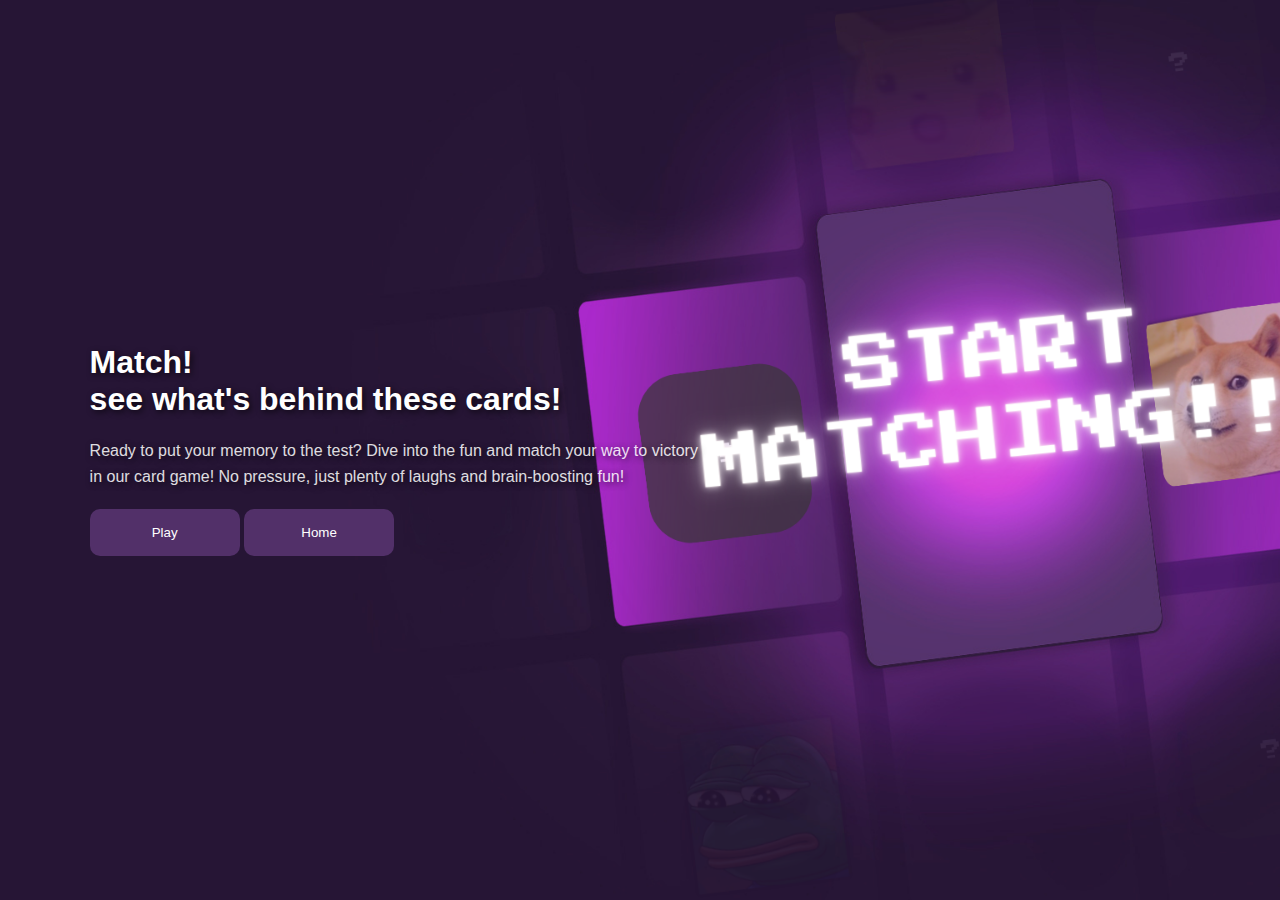
<file: cardshomepage.html>
<!DOCTYPE html>
<html lang="en">
<head>
    <meta charset="UTF-8">
    <meta name="viewport" content="width=device-width, initial-scale=1.0">
    <title>Matching game </title>
    <link rel="stylesheet" href="cardshomepage.css">
</head>
<body>
 <div class="container">
    <div class="content">
        <h1>Match!<br>see what's behind these cards!</h1>
           <P>Ready to put your memory to the test? Dive into
           the fun and match your way to victory in our 
           card game! No pressure, just plenty of laughs
           and brain-boosting fun!</P>
           <a href="diff.html"><button>Play</button></a>
           <a href="homepage.html"><button>Home</button></a>
   </div>
 </div>

    
</body>
</html>
</file>
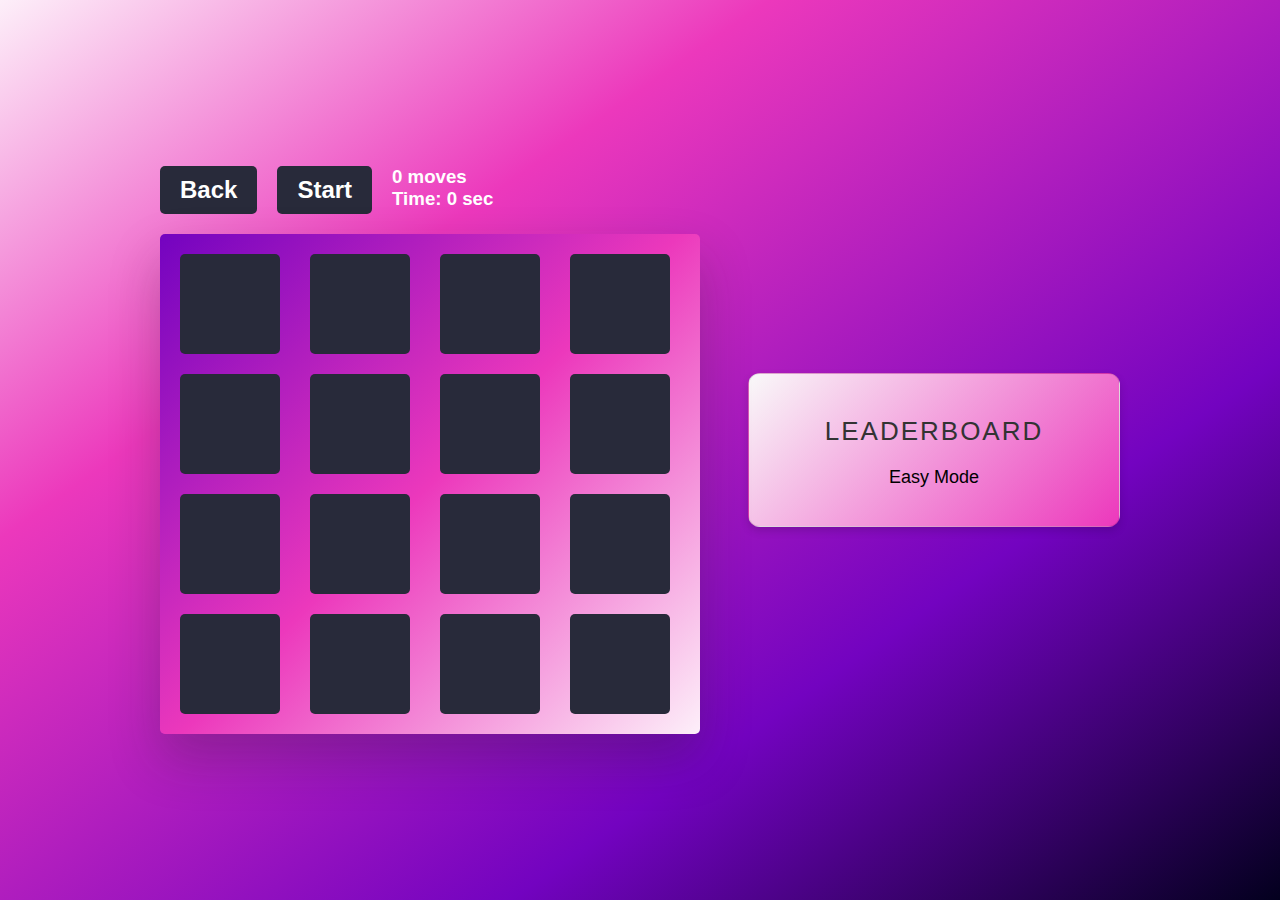
<file: easy.html>
<!DOCTYPE html>
<html lang="en">
<head>
    <meta charset="UTF-8">
    <meta http-equiv="X-UA-Compatible" content="IE=edge">
    <meta name="viewport" content="width=device-width, initial-scale=1.0">
    <title>EASY MODE</title>
    <link rel="icon" type="image/png" href="pics/easy_logo.png">
    <link rel="stylesheet" href="easy.css">
    <link rel="stylesheet" href="https://cdnjs.cloudflare.com/ajax/libs/font-awesome/6.0.0-beta3/css/all.min.css">
    <script src="easy.js" defer></script>
</head>
<body>
    <div class="game">
        <div class="board-container">
            <div class="controls">
                <a href="diff.html"><button>Back</button></a>
                <button id="startBtn">Start</button>
                <div class="stats">
                    <div class="moves">0 moves</div>
                    <div class="timer">Time: 0 sec</div>
                </div>
            </div>
            <div class="board" data-dimension="4"></div>
            <div class="win">
                <div class="win-text">You won!<br /> with <span class="highlight">0</span> moves<br /> under <span class="highlight">0</span> seconds</div>
                <div class="leaderboard-input" style="display: none;">
                    <input type="text" id="player-name" placeholder="Enter your name" />
                    <button id="save-leaderboard">Save to Leaderboard</button>
                </div>
            </div>
        </div>
        <div class="leaderboard-section" style="display: none;">
            <h2>Leaderboard</h2>
            <p>Easy Mode</p>
            <ul id="leaderboard-list"></ul>
        </div>
    </div>
</body>
</html>
</file>
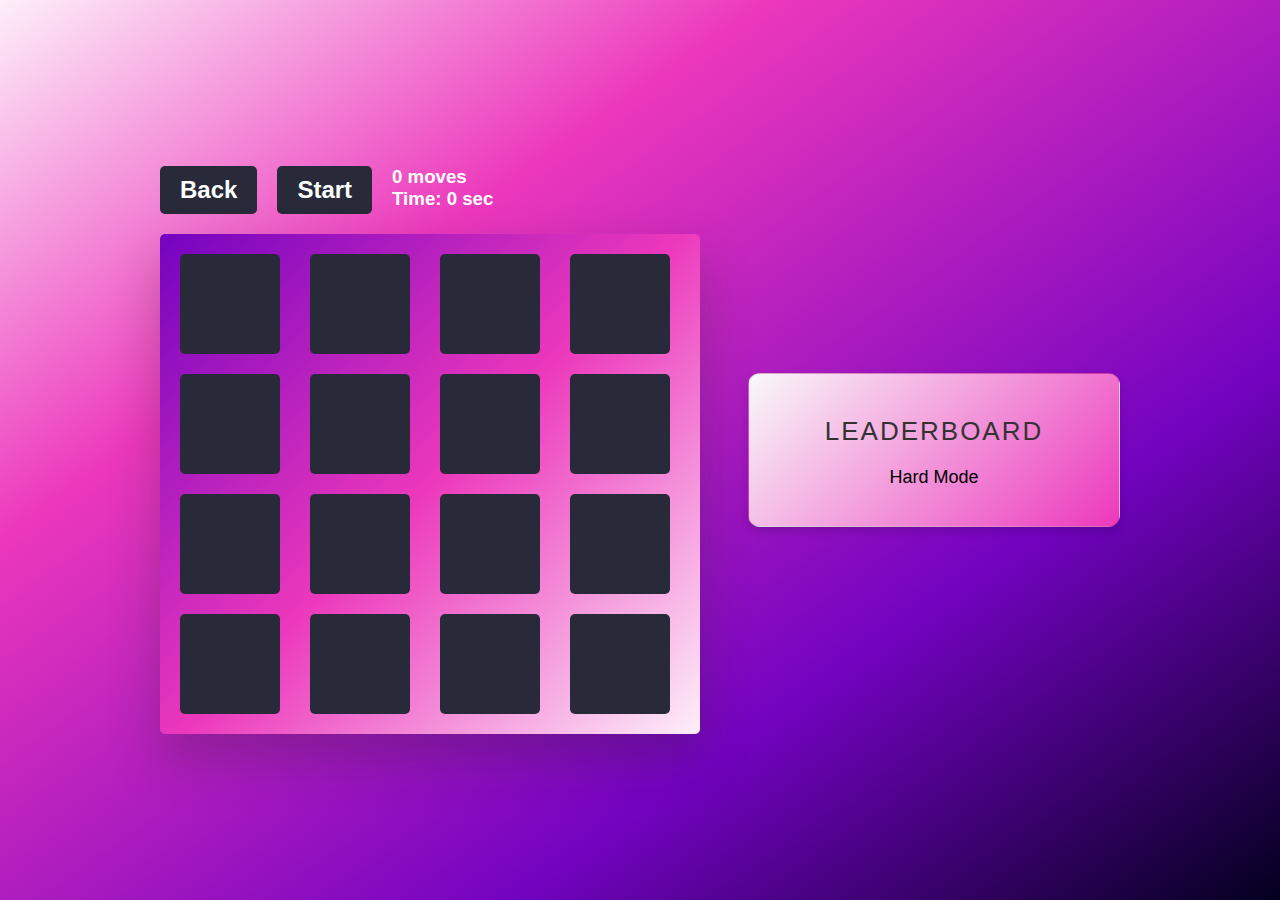
<file: hard.html>
<!DOCTYPE html>
<html lang="en">
<head>
    <meta charset="UTF-8">
    <meta http-equiv="X-UA-Compatible" content="IE=edge">
    <meta name="viewport" content="width=device-width, initial-scale=1.0">
    <title>HARD MODE</title>
    <link rel="icon" type="image/png" href="pics/hard_logo.png">
    <link rel="stylesheet" href="hard.css">
    <link rel="stylesheet" href="https://cdnjs.cloudflare.com/ajax/libs/font-awesome/6.0.0-beta3/css/all.min.css">
    <script src="hard.js" defer></script>
</head>
<body>
    <div class="game">
        <div class="board-container">
            <div class="controls">
                <a href="diff.html"><button>Back</button></a>
                <button id="startBtn">Start</button>
                <div class="stats">
                    <div class="moves">0 moves</div>
                    <div class="timer">Time: 0 sec</div>
                </div>
            </div>
            <div class="board" data-dimension="4"></div>
            <div class="win">
                <div class="win-text">You won!<br /> with <span class="highlight">0</span> moves<br /> under <span class="highlight">0</span> seconds</div>
                <div class="leaderboard-input" style="display: none;">
                    <input type="text" id="player-name" placeholder="Enter your name" />
                    <button id="save-leaderboard">Save to Leaderboard</button>
                </div>
            </div>
        </div>
        <div class="leaderboard-section" style="display: none;">
            <h2>Leaderboard</h2>
            <p>Hard Mode</p>
            <ul id="leaderboard-list"></ul>
        </div>
    </div>
</body>
</html>
</file>
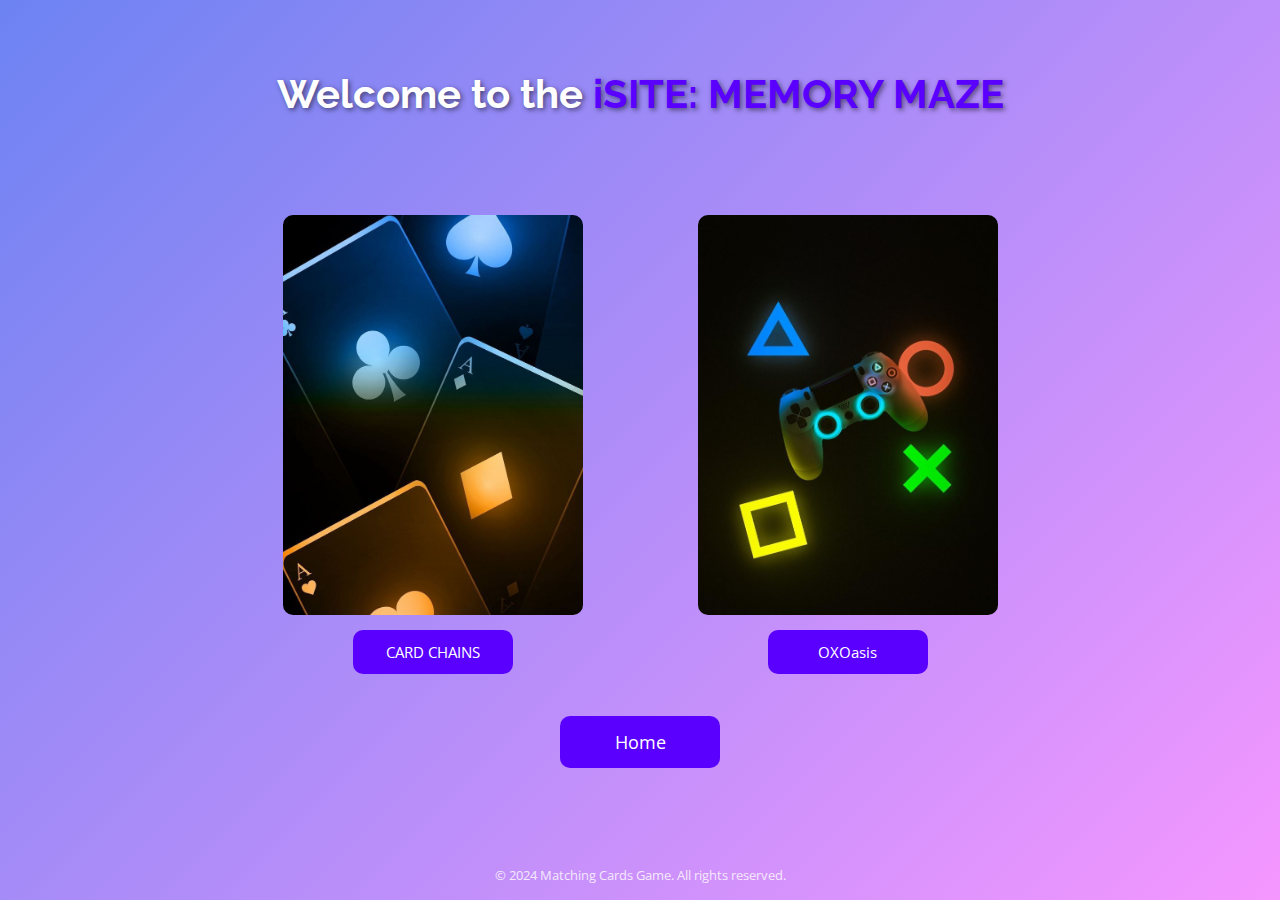
<file: homepage.html>
<!DOCTYPE html>
<html lang="en">
<head>
    <meta charset="UTF-8">
    <meta name="viewport" content="width=device-width, initial-scale=1.0">
    <title>Matching Cards Game</title>
    <link rel="stylesheet" href="homepage.css">
</head>
<body>
    <header>
        <h1>Welcome to the <span class="title">iSITE: MEMORY MAZE</span></h1>
    </header>

    <main>
        <div class="menu-container">
            <div class="image-container">
                <a href="cardshomepage.html"><img src="assets/img/game-1.jpg" alt=""></a>
                <h1 class="image-title">Play Matching Cards</h1>
                <button id="cards" onclick="cards()">CARD CHAINS</button>
            </div>
            <div class="image-container">
                <a href="xoxhomepage.html"><img src="assets/img/game-2.jpg" alt=""></a>
                <h1 class="image-title">Tic-Tac-Toe Game</h1>
                <button id="oxo" onclick="oxo()">OXOasis</button>
            </div>
        </div>
        <div class="backbtn">
            <button onclick="viewLeaderboard()">Home</button>
        </div>
    </main>

    <footer>
        <p>&copy; 2024 Matching Cards Game. All rights reserved.</p>
    </footer>

    <script>
        function cards() {
            window.location.href = 'cardshomepage.html';
        }

        function oxo(){
            window.location.href= 'xoxhomepage.html';
        }

        function viewLeaderboard() {
            window.location.href = 'index.html';
        }
    </script>
</body>
</html>
</file>
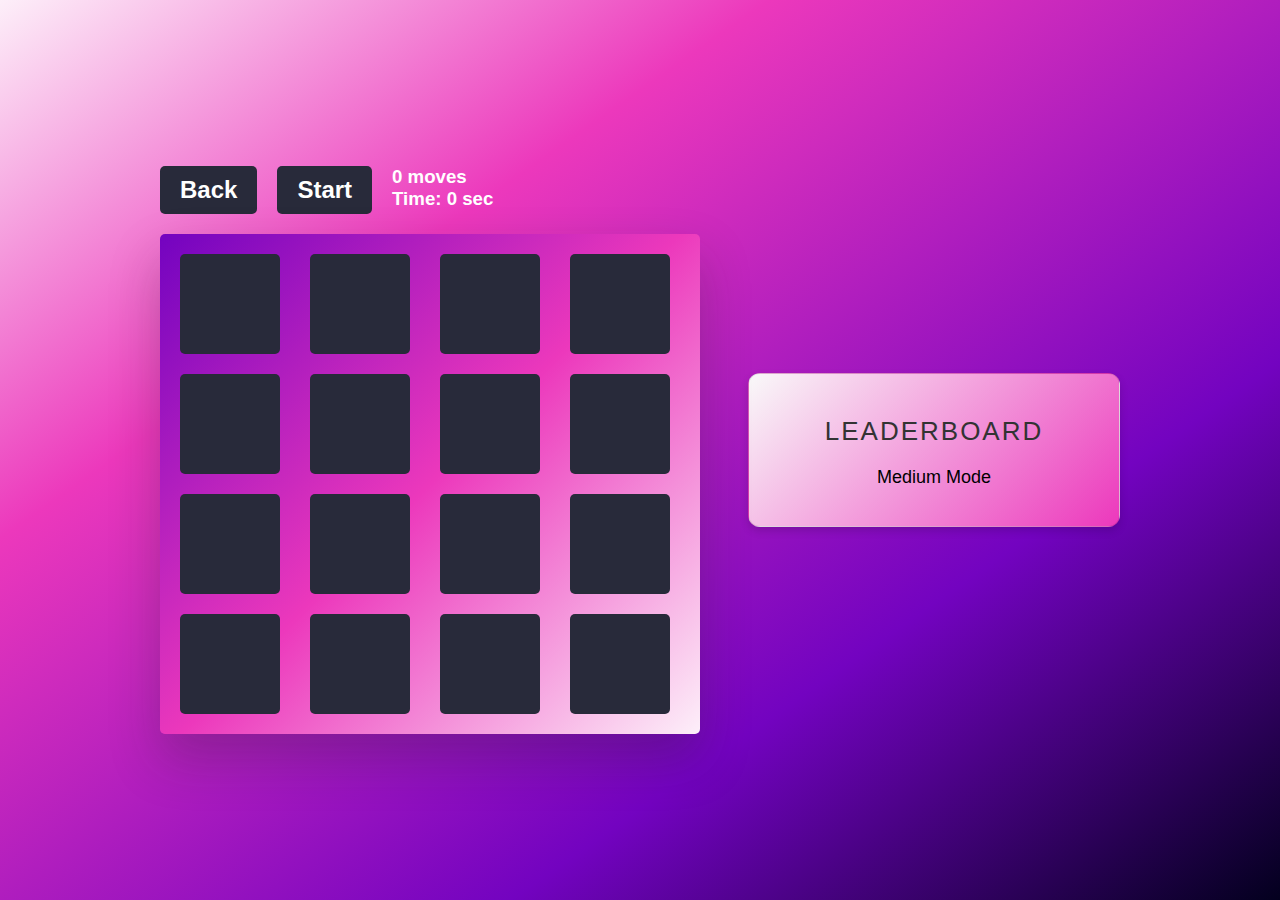
<file: medium.html>
<!DOCTYPE html>
<html lang="en">
<head>
    <meta charset="UTF-8">
    <meta http-equiv="X-UA-Compatible" content="IE=edge">
    <meta name="viewport" content="width=device-width, initial-scale=1.0">
    <title>MEDIUM MODE</title>
    <link rel="icon" type="image/png" href="pics/medium_logo.png">
    <link rel="stylesheet" href="medium.css">
    <link rel="stylesheet" href="https://cdnjs.cloudflare.com/ajax/libs/font-awesome/6.0.0-beta3/css/all.min.css">
    <script src="medium.js" defer></script>
</head>
<body>
    <div class="game">
        <div class="board-container">
            <div class="controls">
                <a href="diff.html"><button>Back</button></a>
                <button id="startBtn">Start</button>
                <div class="stats">
                    <div class="moves">0 moves</div>
                    <div class="timer">Time: 0 sec</div>
                </div>
            </div>
            <div class="board" data-dimension="4"></div>
            <div class="win">
                <div class="win-text">You won!<br /> with <span class="highlight">0</span> moves<br /> under <span class="highlight">0</span> seconds</div>
                <div class="leaderboard-input" style="display: none;">
                    <input type="text" id="player-name" placeholder="Enter your name" />
                    <button id="save-leaderboard">Save to Leaderboard</button>
                </div>
            </div>
        </div>
        <div class="leaderboard-section" style="display: none;">
            <h2>Leaderboard</h2>
            <p>Medium Mode</p>
            <ul id="leaderboard-list"></ul>
        </div>
    </div>
</body>
</html>
</file>
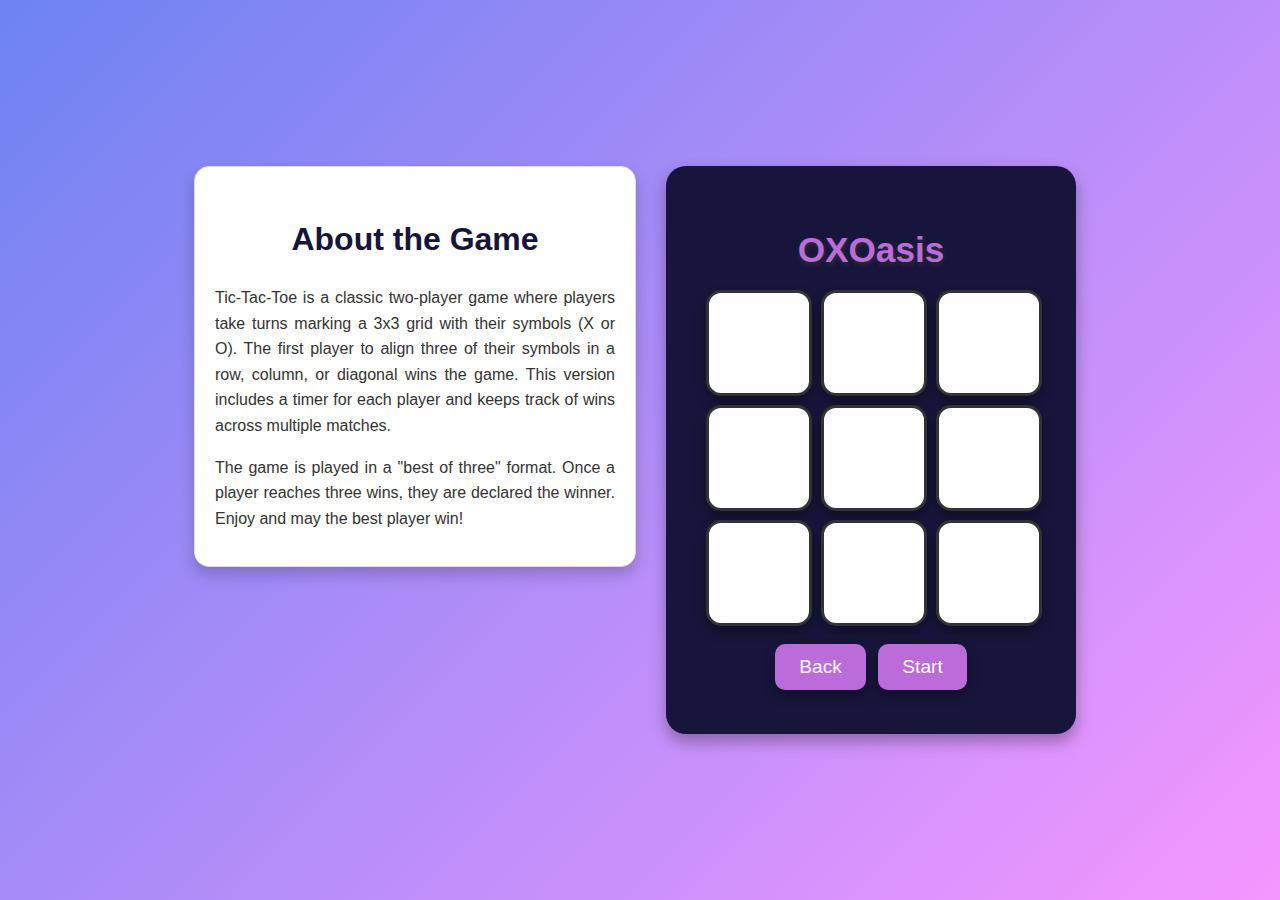
<file: xox.html>
<!DOCTYPE html>
<html lang="en">
<head>
    <meta charset="UTF-8">
    <meta name="viewport" content="width=device-width, initial-scale=1.0">
    <title>Tic-Tac-Toe</title>
    <link rel="stylesheet" href="xox.css">
</head>
<body>
    <div class="container">
        <!-- New Game Information Section -->
        <div class="game-info">
            <h2>About the Game</h2>
            <p>
                Tic-Tac-Toe is a classic two-player game where players take turns marking a 3x3 grid with their symbols (X or O).
                The first player to align three of their symbols in a row, column, or diagonal wins the game. 
                This version includes a timer for each player and keeps track of wins across multiple matches.
            </p>
            <p>
                The game is played in a "best of three" format. Once a player reaches three wins, they are declared the winner.
                Enjoy and may the best player win!
            </p>
        </div>
        <div class="smaller-screeninfo">
            <h2>About the Game</h2>
            <p>
                The game is played in a "best of three" format. Once a player reaches three wins, they are declared the winner.
                Enjoy and may the best player win!
            </p>
        </div>
        <div class="card">
            <h1>OXOasis</h1>
            <p id="result"></p>
            <div class="game-board" id="gameBoard">
                <div class="cell" data-cell></div>
                <div class="cell" data-cell></div>
                <div class="cell" data-cell></div>
                <div class="cell" data-cell></div>
                <div class="cell" data-cell></div>
                <div class="cell" data-cell></div>
                <div class="cell" data-cell></div>
                <div class="cell" data-cell></div>
                <div class="cell" data-cell></div>
            </div>
            <div class="game-status" id="status"></div>
            <div class="buttons">
                <button id="backBtn">Back</button>
                <button id="startButton">Start</button>
                <button id="restartButton" class="restart-button" style="display: none;">Restart</button>
            </div>
        </div>
         
    </div>
    
        <!-- Modal Structure -->
    <div id="winnerModal" class="modal">
        <div class="modal-content">
            <span class="close">&times;</span>
            <h2 id="winnerMessage">Winner Announcement</h2>
            <button id="newMatchButton">Start New Match</button>
        </div>
    </div>

   

    <script src="xox.js"></script>
</body>
</html>
</file>
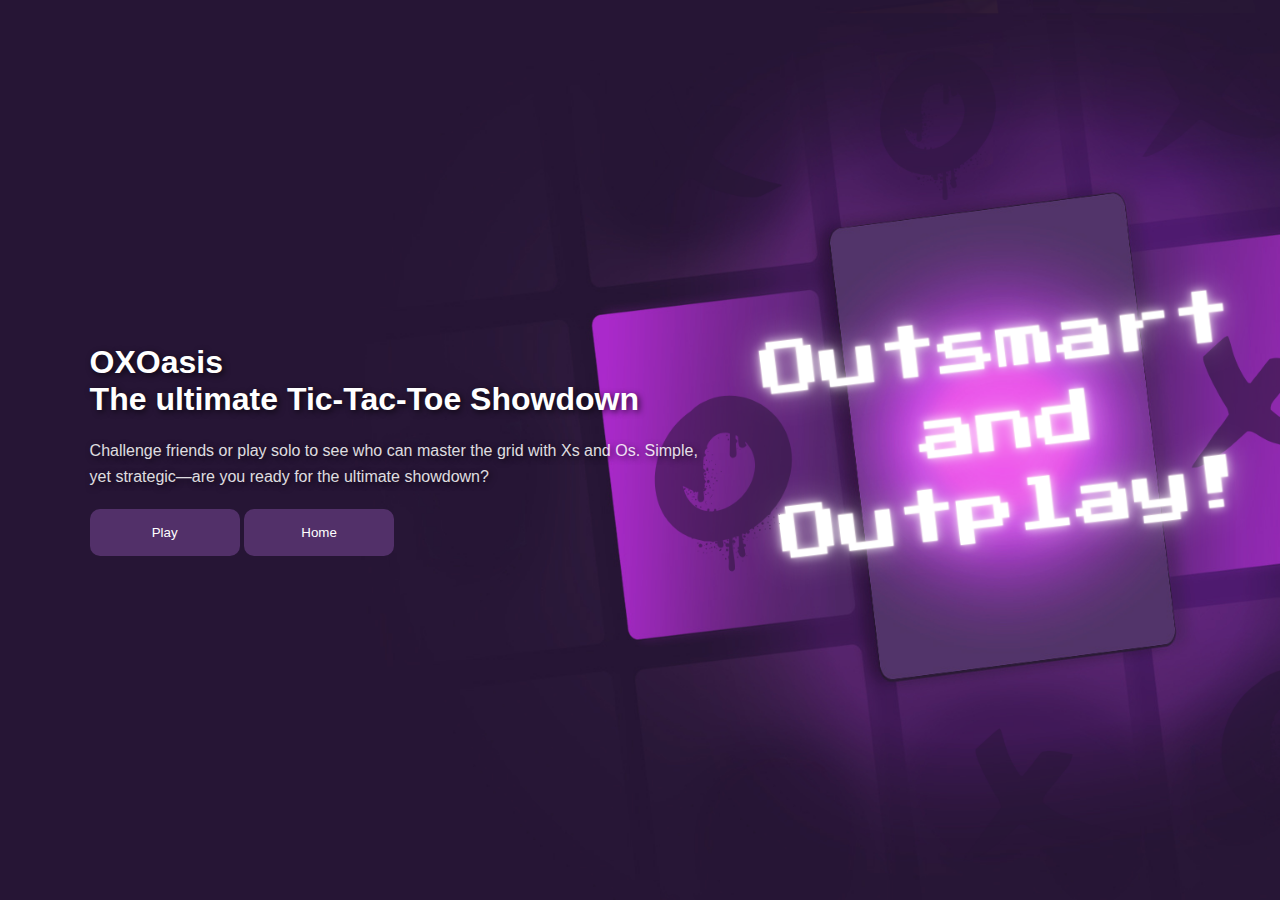
<file: xoxhomepage.html>
<!DOCTYPE html>
<html lang="en">
<head>
    <meta charset="UTF-8">
    <meta name="viewport" content="width=device-width, initial-scale=1.0">
    <title>Matching game </title>
    <link rel="stylesheet" href="xoxhomepage.css">
</head>
<body>
 <div class="container">
    <div class="content">
        <h1>OXOasis<br>The ultimate Tic-Tac-Toe Showdown</h1>
           <P> Challenge friends or play solo to see who can master the grid with Xs and Os. 
            Simple, yet strategic—are you ready for the ultimate showdown?</P>
           <a href="xox.html"><button>Play</button></a>
           <a href="homepage.html"><button>Home</button></a>
   </div>
 </div>

    
</body>
</html>
</file>
<file: cardshomepage.css>
* {
    margin: 0;
    padding: 0;
    box-sizing: border-box;
    font-family: 'Arial', sans-serif;
}

body, html {
    height: 100%;
}

.container {
    width: 100%;
    min-height: 100vh;
    background-image: url(Image/Matching-Card_Background.png);
    background-size: cover;
    background-position: center;
    background-repeat: no-repeat;
    position: relative;
    display: flex;
    align-items: center; 
    justify-content: flex-start;
    padding-left: 7%; 
    color: white;
    text-shadow: 2px 2px 6px rgba(0, 0, 0, 0.7); 
}

.content {
    max-width: 620px;
}

.content h1 {
    font-size: 2rem; 
    font-weight: bold; 
    margin-bottom: 20px; 
}

.content p {
    font-size: 1rem; 
    line-height: 1.6; 
    margin-bottom: 20px; 
    opacity: 0.85; 
}

@media (max-width: 768px) {
    .content h1 {
        font-size: 2.8rem; 
    }

    .content p {
        font-size: 0.9rem; 
    }

    .container {
        padding-left: 5%; 
    }
}

button {
    padding: 1rem 2rem;
    width: 150px;
    border-radius: 10px;
    background-color: #523069;
    color: white;
    border: none;
    cursor: pointer;
    transition: .3s;
}

button:hover {
    background-color: rgba(25,0,25,100%);
}


@media (max-width: 480px) 
{
    .content {
        padding: 1rem;
    }
    .content h1 {
        font-size: 1.5rem;
    }
}
</file>
<file: easy.css>
html {
    width: 100%;
    height: 100%;
    background: linear-gradient(325deg,  #03001e 0%,#7303c0 30%,#ec38bc 70%, #fdeff9 100%);
    font-family: Arial, Helvetica, sans-serif;
    overflow: hidden;
}

body {
    margin: 0;
    padding: 0;
    display: flex;
    justify-content: center; 
    align-items: center; 
    height: 100vh; 
}

.game {
    display: flex;
    justify-content: center; 
    align-items: center; 
    gap: 5%; 
    padding: 20px;
    box-sizing: border-box;
    max-width: 1000px; 
}

.board-container {
    flex: 1;
    position: relative;
}

.controls {
    display: flex;
    gap: 20px;
    margin-bottom: 20px;
}

button {
    background: #282A3A;
    color: #FFF;
    border-radius: 5px;
    padding: 10px 20px;
    border: 0;
    cursor: pointer;
    font-family: Arial, Helvetica, sans-serif;
    font-size: 18pt;
    font-weight: bold;
}

.disabled {
    color: #757575;
}

.stats {
    color: #FFF;
    font-size: 14pt;
    font-weight: bold;
}

.board,
.win {
    border-radius: 5px;
    box-shadow: 0 25px 50px rgb(33 33 33 / 25%);
    background: linear-gradient(135deg,  #03001e 0%,#7303c0 0%,#ec38bc 50%, #fdeff9 100%);
    transition: transform .6s cubic-bezier(0.4, 0.0, 0.2, 1);
    backface-visibility: hidden;
}

.board {
    padding: 20px;
    display: grid;
    grid-template-columns: repeat(4, auto);
    grid-gap: 20px;
    width: 500px;
}

.board-container.flipped .board {
    transform: rotateY(180deg) rotateZ(50deg);
}

.board-container.flipped .win {
    transform: rotateY(0) rotateZ(0);
}

.card {
    position: relative;
    width: 100px;
    height: 100px;
    cursor: pointer;
}

.card-front,
.card-back {
    position: absolute;
    border-radius: 5px;
    width: 100%;
    height: 100%;
    background: #282A3A;
    transition: transform .6s cubic-bezier(0.4, 0.0, 0.2, 1);
    backface-visibility: hidden;
}

.card-back {
    transform: rotateY(180deg) rotateZ(50deg);
    user-select: none;
    text-align: center;
    line-height: 100px;
    background: none;
    padding: 0;
}

.card.flipped .card-front {
    transform: rotateY(180deg) rotateZ(50deg);
}

.card.flipped .card-back {
    transform: rotateY(0) rotateZ(0);
}

.win {
    position: absolute;
    top: 0;
    left: 0;
    width: 100%;
    height: 100%;
    text-align: center;
    background: #FDF8E6;
    transform: rotateY(180deg) rotateZ(50deg);
}

.win-text {
    position: absolute;
    top: 50%;
    left: 50%;
    transform: translate(-50%, -50%);
    font-size: 21pt;
    color: #282A3A;
}

.highlight {
    color: #7303c0;
}

/* Styling for leaderboard input section */
.leaderboard-input {
    display: none; /* Initially hidden */
    margin-top: 20px;
    padding: 10px;
    background-color: #f9f9f9;
    border-radius: 8px;
    border: 1px solid #ddd;
    box-shadow: 0 2px 4px rgba(0, 0, 0, 0.1);
    text-align: center;
    margin: 20px ;
}

.leaderboard-input input {
    width: calc(100% - 22px); 
    padding: 8px;
    margin-bottom: 10px;
    border: 1px solid #ccc;
    border-radius: 4px;
    font-size: 16px;
}

.leaderboard-input button {
    padding: 10px 20px;
    background-color: #4CAF50;
    color: white;
    border: none;
    border-radius: 4px;
    cursor: pointer;
    font-size: 16px;
    transition: background-color 0.3s ease;
}

.leaderboard-input button:hover {
    background-color: #45a049;
}

/* Enhanced Styling for leaderboard records */
.leaderboard-section {
    width: 400px;
    padding: 20px;
    background: linear-gradient(135deg, #f9f9f9 0%, #ec38bc 100%);
    border-radius: 12px;
    border: 1px solid rgba(0, 0, 0, 0.1);
    box-shadow: 0 4px 8px rgba(0, 0, 0, 0.15);
    text-align: center;
}

.leaderboard-section h2 {
    margin-bottom: 20px;
    font-size: 26px;
    color: #333;
    font-weight: var(--font-semi-bold);
    text-transform: uppercase;
    letter-spacing: 2px;
}

.leaderboard-section p {
    font-size: 18px;
}

#leaderboard-list {
    margin: 0;
    padding: 0;
    max-height: 450px; 
    overflow-y: auto; 
    padding-right: 10px; 
}

#leaderboard-list li {
    background: rgba(255, 255, 255, 0.8);
    padding: 12px 20px;
    margin-bottom: 10px;
    border-radius: 8px;
    border: 1px solid #ddd;
    box-shadow: 0 2px 4px rgba(0, 0, 0, 0.1);
    font-size: 14px;
    color: #444;
    display: flex;
    justify-content: space-between;
    align-items: center;
    transition: transform 0.2s ease-in-out;
}

#leaderboard-list li:hover {
    transform: translateY(-4px);
    background: #fff;
}

.leaderboard-position {
    font-size: 22px;
    font-weight: var(--font-semi-bold);
    color: var(--primary-color);
}

.leaderboard-name {
    font-size: 18px;
    font-weight: var(--font-medium);
    color: #333;
}

.leaderboard-score {
    font-size: 16px;
    font-weight: var(--font-medium);
    color: #666;
}


.first-place {
    background-color: gold !important;
    font-weight: bold;
    color: black !important;
}

.second-place {
    background-color: silver !important;
    font-weight: bold;
    color: black !important;
}

.third-place {
    background-color: #cd7f32 !important; 
    font-weight: bold;
    color: black !important;
}


#play-again {
    margin-top: 20px;
}


/* Medal icon styles */
.leaderboard-list .medal {
    margin-right: 10px;
}

.leaderboard-list .first-place .medal {
    color: gold;
}

.leaderboard-list .second-place .medal {
    color: silver;
}

.leaderboard-list .third-place .medal {
    color: bronze;
}

/* Responsive styles */
@media (max-width: 1200px) {
    .board {
        width: 400px;
    }

    .card {
        width: 90px;
        height: 90px;
    }
}

@media (max-width: 992px) {
    .game {
        flex-direction: column;
        align-items: center;
    }

    .board {
        grid-template-columns: repeat(3, auto);
        width: 350px;
    }

    .card {
        width: 80px;
        height: 80px;
    }

    .leaderboard-section {
        width: 350px;
    }
}

@media (max-width: 768px) {

    .board {
        grid-template-columns: repeat(3, auto);
        grid-gap: 15px;
        width: 80%;
    }

    .card {
        width: 70px;
        height: 70px;
    }

    .leaderboard-section {
        width: 300px;
        padding: 15px;
    }

    button {
        font-size: 14pt;
        padding: 8px 15px;
    }

    .stats {
        font-size: 12pt;
    }
}

@media (max-width: 480px) {

    .game {
        margin: auto;
    }
    .board {
        grid-template-columns: repeat(2, auto);
        width: 300px;
        grid-gap: 10px;
        margin-bottom: 20px;
    }

    .card {
        width: 60px;
        height: 60px;
    }

    .controls {
        margin-top: 30px;
    }

    .leaderboard-section {
        width: 95%;
        padding: 16px;
        margin-bottom: 300px;
    }

    .leaderboard-section h2 {
        font-size: 16px;
    }

    #leaderboard-list {
        font-size: 14px;
        max-height: 300px;
    }
    .stats {
        font-size: 10pt;
    }

    button {
        font-size: 12pt;
        padding: 6px 12px;
    }
}
</file>
<file: hard.css>
html {
    width: 100%;
    height: 100%;
    background: linear-gradient(325deg,  #03001e 0%,#7303c0 30%,#ec38bc 70%, #fdeff9 100%);
    font-family: Arial, Helvetica, sans-serif;
    overflow: hidden;
}

body {
    margin: 0;
    padding: 0;
    display: flex;
    justify-content: center; 
    align-items: center; 
    height: 100vh; 
}

.game {
    display: flex;
    justify-content: center; 
    align-items: center; 
    gap: 5%; 
    padding: 20px;
    box-sizing: border-box;
    max-width: 1000px; 
}

.board-container {
    flex: 1;
    position: relative;
}

.controls {
    display: flex;
    gap: 20px;
    margin-bottom: 20px;
}

button {
    background: #282A3A;
    color: #FFF;
    border-radius: 5px;
    padding: 10px 20px;
    border: 0;
    cursor: pointer;
    font-family: Arial, Helvetica, sans-serif;
    font-size: 18pt;
    font-weight: bold;
}

.disabled {
    color: #757575;
}

.stats {
    color: #FFF;
    font-size: 14pt;
    font-weight: bold;
}

.board,
.win {
    border-radius: 5px;
    box-shadow: 0 25px 50px rgb(33 33 33 / 25%);
    background: linear-gradient(135deg,  #03001e 0%,#7303c0 0%,#ec38bc 50%, #fdeff9 100%);
    transition: transform .6s cubic-bezier(0.4, 0.0, 0.2, 1);
    backface-visibility: hidden;
}

.board {
    padding: 20px;
    display: grid;
    grid-template-columns: repeat(4, auto);
    grid-gap: 20px;
    width: 500px;
}

.board-container.flipped .board {
    transform: rotateY(180deg) rotateZ(50deg);
}

.board-container.flipped .win {
    transform: rotateY(0) rotateZ(0);
}

.card {
    position: relative;
    width: 100px;
    height: 100px;
    cursor: pointer;
}

.card-front,
.card-back {
    position: absolute;
    border-radius: 5px;
    width: 100%;
    height: 100%;
    background: #282A3A;
    transition: transform .6s cubic-bezier(0.4, 0.0, 0.2, 1);
    backface-visibility: hidden;
}

.card-back {
    transform: rotateY(180deg) rotateZ(50deg);
    user-select: none;
    text-align: center;
    line-height: 100px;
    background: none;
    padding: 0;
}

.card.flipped .card-front {
    transform: rotateY(180deg) rotateZ(50deg);
}

.card.flipped .card-back {
    transform: rotateY(0) rotateZ(0);
}

.win {
    position: absolute;
    top: 0;
    left: 0;
    width: 100%;
    height: 100%;
    text-align: center;
    background: #FDF8E6;
    transform: rotateY(180deg) rotateZ(50deg);
}

.win-text {
    position: absolute;
    top: 50%;
    left: 50%;
    transform: translate(-50%, -50%);
    font-size: 21pt;
    color: #282A3A;
}

.highlight {
    color: #7303c0;
}

/* Styling for leaderboard input section */
.leaderboard-input {
    display: none; /* Initially hidden */
    margin-top: 20px;
    padding: 10px;
    background-color: #f9f9f9;
    border-radius: 8px;
    border: 1px solid #ddd;
    box-shadow: 0 2px 4px rgba(0, 0, 0, 0.1);
    text-align: center;
    margin: 20px ;
}

.leaderboard-input input {
    width: calc(100% - 22px); 
    padding: 8px;
    margin-bottom: 10px;
    border: 1px solid #ccc;
    border-radius: 4px;
    font-size: 16px;
}

.leaderboard-input button {
    padding: 10px 20px;
    background-color: #4CAF50;
    color: white;
    border: none;
    border-radius: 4px;
    cursor: pointer;
    font-size: 16px;
    transition: background-color 0.3s ease;
}

.leaderboard-input button:hover {
    background-color: #45a049;
}

/* Enhanced Styling for leaderboard records */
.leaderboard-section {
    width: 400px;
    padding: 20px;
    background: linear-gradient(135deg, #f9f9f9 0%, #ec38bc 100%);
    border-radius: 12px;
    border: 1px solid rgba(0, 0, 0, 0.1);
    box-shadow: 0 4px 8px rgba(0, 0, 0, 0.15);
    text-align: center;
}

.leaderboard-section h2 {
    margin-bottom: 20px;
    font-size: 26px;
    color: #333;
    font-weight: var(--font-semi-bold);
    text-transform: uppercase;
    letter-spacing: 2px;
}

.leaderboard-section p {
    font-size: 18px;
}

#leaderboard-list {
    margin: 0;
    padding: 0;
    max-height: 450px; 
    overflow-y: auto; 
    padding-right: 10px; 
}

#leaderboard-list li {
    background: rgba(255, 255, 255, 0.8);
    padding: 12px 20px;
    margin-bottom: 10px;
    border-radius: 8px;
    border: 1px solid #ddd;
    box-shadow: 0 2px 4px rgba(0, 0, 0, 0.1);
    font-size: 14px;
    color: #444;
    display: flex;
    justify-content: space-between;
    align-items: center;
    transition: transform 0.2s ease-in-out;
}

#leaderboard-list li:hover {
    transform: translateY(-4px);
    background: #fff;
}

.leaderboard-position {
    font-size: 22px;
    font-weight: var(--font-semi-bold);
    color: var(--primary-color);
}

.leaderboard-name {
    font-size: 18px;
    font-weight: var(--font-medium);
    color: #333;
}

.leaderboard-score {
    font-size: 16px;
    font-weight: var(--font-medium);
    color: #666;
}


.first-place {
    background-color: gold !important;
    font-weight: bold;
    color: black !important;
}

.second-place {
    background-color: silver !important;
    font-weight: bold;
    color: black !important;
}

.third-place {
    background-color: #cd7f32 !important; 
    font-weight: bold;
    color: black !important;
}


#play-again {
    margin-top: 20px;
}


/* Medal icon styles */
.leaderboard-list .medal {
    margin-right: 10px;
}

.leaderboard-list .first-place .medal {
    color: gold;
}

.leaderboard-list .second-place .medal {
    color: silver;
}

.leaderboard-list .third-place .medal {
    color: bronze;
}

/* Responsive styles */
@media (max-width: 1200px) {
    .board {
        width: 400px;
    }

    .card {
        width: 90px;
        height: 90px;
    }
}

@media (max-width: 992px) {
    .game {
        flex-direction: column;
        align-items: center;
    }

    .board {
        grid-template-columns: repeat(3, auto);
        width: 350px;
    }

    .card {
        width: 80px;
        height: 80px;
    }

    .leaderboard-section {
        width: 350px;
    }
}

@media (max-width: 768px) {

    .board {
        grid-template-columns: repeat(3, auto);
        grid-gap: 15px;
        width: 80%;
    }

    .card {
        width: 70px;
        height: 70px;
    }

    .leaderboard-section {
        width: 300px;
        padding: 15px;
    }

    button {
        font-size: 14pt;
        padding: 8px 15px;
    }

    .stats {
        font-size: 12pt;
    }
}

@media (max-width: 480px) {

    .game {
        margin: auto;
    }
    .board {
        grid-template-columns: repeat(2, auto);
        width: 300px;
        grid-gap: 10px;
        margin-bottom: 20px;
    }

    .card {
        width: 60px;
        height: 60px;
    }

    .controls {
        margin-top: 30px;
    }

    .leaderboard-section {
        width: 95%;
        padding: 16px;
        margin-bottom: 300px;
    }

    .leaderboard-section h2 {
        font-size: 16px;
    }

    #leaderboard-list {
        font-size: 14px;
        max-height: 300px;
    }
    .stats {
        font-size: 10pt;
    }

    button {
        font-size: 12pt;
        padding: 6px 12px;
    }
}
</file>
<file: homepage.css>
/*=============== GOOGLE FONTS ===============*/
@import url("https://fonts.googleapis.com/css2?family=Open+Sans:wght@400;600&family=Raleway:wght@500;600;700&display=swap");

/*=============== VARIABLES CSS ===============*/
:root {
  --header-height: 3rem;

  /*========== Colors ==========*/
  --hue-color: 190;
  --first-color: rgba(82,48,105,255);
  --first-color-second: rgba(25,0,25,100%);
  --first-color-alt: rgba(25,0,25,100%);
  --title-color: rgba(25,0,25,100%);
  --text-color: rgba(4,7,16,255);
  --text-color-light: hsl(var(--hue-color), 8%, 60%);
  --input-color: hsl(var(--hue-color), 24%, 97%);
  --body-color: hsl(var(--hue-color), 100%, 99%);
  --white-color: #FFF;

  /*========== Font and typography ==========*/
  --body-font: 'Open Sans', sans-serif;
  --title-font: 'Raleway', sans-serif;
  --biggest-font-size: 2.5rem;
  --big-font-size: 2rem;
  --h1-font-size: 1.5rem;
  --h2-font-size: 1.25rem;
  --h3-font-size: 1rem;
  --normal-font-size: .938rem;
  --small-font-size: .813rem;
  --smaller-font-size: .75rem;

  /*========== Font weight ==========*/
  --font-medium: 500;
  --font-semi-bold: 600;

  /*========== Margenes Bottom ==========*/
  --mb-0-25: .25rem;
  --mb-0-5: .5rem;
  --mb-0-75: .75rem;
  --mb-1: 1rem;
  --mb-1-25: 1.25rem;
  --mb-1-5: 1.5rem;
  --mb-2: 2rem;
  --mb-2-5: 2.5rem;

  /*========== z index ==========*/
  --z-tooltip: 10;
  --z-fixed: 100;

  /*========== Hover overlay ==========*/
  --img-transition: .3s;
  --img-hidden: hidden;
  --img-scale: scale(1.1);
}

* {
    margin: 0;
    padding: 0;
    box-sizing: border-box;
}

body {
    font-family: var(--body-font);
    background: linear-gradient(135deg, #6D83F2, #F597FF); /* Background gradient */
    color: #fff;
    display: flex;
    flex-direction: column;
    min-height: 100vh;
    justify-content: center;
    align-items: center;
    padding: 0 20px; 
}

/* Header styling */
header {
    text-align: center;
    margin-bottom: var(--mb-2);
}

.title {
    color: #5a00ff;
}

h1 {
    font-size: var(--biggest-font-size);
    text-shadow: 2px 2px 5px rgba(0, 0, 0, 0.5);
    font-family: var(--title-font);
    margin-top: 70px;
}

/* Main section styling */
main {
    display: flex;
    justify-content: center;
    align-items: center;
    flex-direction: column;
    flex-grow: 1;
    gap: var(--mb-2);
    position: relative; 
}

/* Menu container styling */
.menu-container {
    display: flex;
    text-align: center;
    max-width: 800px;
    width: 100%;
    gap: 30px;
}

/* Image styling */
.menu-container img {
    width: 300px;
    height: 400px;
    border-radius: 10px;
    transition: transform 0.3s ease;
    object-fit: cover;
    cursor: pointer;
}

.menu-container img:hover {
    transform: scale(1.05);
}

/* Image title styling */
.image-title {
    position: absolute;
    bottom: 80px; 
    left: 50%;
    transform: translateX(-50%);
    background-color: rgba(0, 0, 0, 0.7);
    color: #fff;
    padding: 10px;
    border-radius: 5px;
    font-size: 1.2rem;
    text-align: center;
    opacity: 0;
    transition: opacity 0.3s ease;
    white-space: nowrap;
    z-index: var(--z-tooltip);
}

.image-container:hover .image-title {
    opacity: 1; /* Show title on hover */
}

/* Button styling */
button {
    font-size: var(--normal-font-size);
    width: 160px;
    padding: 12px 24px;
    border: none;
    border-radius: 10px;
    background-color: #5a00ff;
    color: #fff;
    cursor: pointer;
    transition: all 0.3s ease;
    font-family: var(--body-font);
    margin-top: 10px;
}

button:hover {
    background-color: #4a00d0; /* Darker shade for hover effect */
    transform: scale(1.05);
    box-shadow: 0px 4px 10px rgba(0, 0, 0, 0.3);
}

/* Home button styling */
.backbtn {

    text-align: center;
}

.backbtn button {
    background-color: #5a00ff; 
    padding: 14px 28px;
    font-size: 1.1rem;
}

.backbtn button:hover {
    background-color: #4a00d0; 
}

/* Footer styling */
footer {
    text-align: center;
    margin-top: var(--mb-2);
}

footer p {
    font-size: var(--small-font-size);
    opacity: 0.8;
    margin-bottom: var(--mb-1);
}

/* Responsive design adjustments */
@media (max-width: 768px) {
    h1 {
        font-size: 2rem;
    }

    button {
        font-size: 1rem;
        padding: 10px 20px;
    }

    .menu-container {
        flex-direction: column;
        gap: var(--mb-1);
    }

    .menu-container img {
        width: 100%;
        max-width: 400px;
    }

    .backbtn {
        bottom: 10px; 
    }
}

@media (max-width: 480px) {
    h1 {
        font-size: 1.5rem;
    }

    button {
        font-size: 0.9rem;
        padding: 8px 16px;
    }

    .menu-container {
        gap: var(--mb-1);
    }

    .menu-container img {
        width: 100%;
        max-width: 300px;
    }

    .backbtn {
        bottom: 10px;
    }

}
</file>
<file: medium.css>
html {
    width: 100%;
    height: 100%;
    background: linear-gradient(325deg,  #03001e 0%,#7303c0 30%,#ec38bc 70%, #fdeff9 100%);
    font-family: Arial, Helvetica, sans-serif;
    overflow: hidden;
}

body {
    margin: 0;
    padding: 0;
    display: flex;
    justify-content: center; 
    align-items: center; 
    height: 100vh; 
}

.game {
    display: flex;
    justify-content: center; 
    align-items: center; 
    gap: 5%; 
    padding: 20px;
    box-sizing: border-box;
    max-width: 1000px; 
}

.board-container {
    flex: 1;
    position: relative;
}

.controls {
    display: flex;
    gap: 20px;
    margin-bottom: 20px;
}

button {
    background: #282A3A;
    color: #FFF;
    border-radius: 5px;
    padding: 10px 20px;
    border: 0;
    cursor: pointer;
    font-family: Arial, Helvetica, sans-serif;
    font-size: 18pt;
    font-weight: bold;
}

.disabled {
    color: #757575;
}

.stats {
    color: #FFF;
    font-size: 14pt;
    font-weight: bold;
}

.board,
.win {
    border-radius: 5px;
    box-shadow: 0 25px 50px rgb(33 33 33 / 25%);
    background: linear-gradient(135deg,  #03001e 0%,#7303c0 0%,#ec38bc 50%, #fdeff9 100%);
    transition: transform .6s cubic-bezier(0.4, 0.0, 0.2, 1);
    backface-visibility: hidden;
}

.board {
    padding: 20px;
    display: grid;
    grid-template-columns: repeat(4, auto);
    grid-gap: 20px;
    width: 500px;
}

.board-container.flipped .board {
    transform: rotateY(180deg) rotateZ(50deg);
}

.board-container.flipped .win {
    transform: rotateY(0) rotateZ(0);
}

.card {
    position: relative;
    width: 100px;
    height: 100px;
    cursor: pointer;
}

.card-front,
.card-back {
    position: absolute;
    border-radius: 5px;
    width: 100%;
    height: 100%;
    background: #282A3A;
    transition: transform .6s cubic-bezier(0.4, 0.0, 0.2, 1);
    backface-visibility: hidden;
}

.card-back {
    transform: rotateY(180deg) rotateZ(50deg);
    user-select: none;
    text-align: center;
    line-height: 100px;
    background: none;
    padding: 0;
}

.card.flipped .card-front {
    transform: rotateY(180deg) rotateZ(50deg);
}

.card.flipped .card-back {
    transform: rotateY(0) rotateZ(0);
}

.win {
    position: absolute;
    top: 0;
    left: 0;
    width: 100%;
    height: 100%;
    text-align: center;
    background: #FDF8E6;
    transform: rotateY(180deg) rotateZ(50deg);
}

.win-text {
    position: absolute;
    top: 50%;
    left: 50%;
    transform: translate(-50%, -50%);
    font-size: 21pt;
    color: #282A3A;
}

.highlight {
    color: #7303c0;
}

/* Styling for leaderboard input section */
.leaderboard-input {
    display: none; /* Initially hidden */
    margin-top: 20px;
    padding: 10px;
    background-color: #f9f9f9;
    border-radius: 8px;
    border: 1px solid #ddd;
    box-shadow: 0 2px 4px rgba(0, 0, 0, 0.1);
    text-align: center;
    margin: 20px ;
}

.leaderboard-input input {
    width: calc(100% - 22px); 
    padding: 8px;
    margin-bottom: 10px;
    border: 1px solid #ccc;
    border-radius: 4px;
    font-size: 16px;
}

.leaderboard-input button {
    padding: 10px 20px;
    background-color: #4CAF50;
    color: white;
    border: none;
    border-radius: 4px;
    cursor: pointer;
    font-size: 16px;
    transition: background-color 0.3s ease;
}

.leaderboard-input button:hover {
    background-color: #45a049;
}

/* Enhanced Styling for leaderboard records */
.leaderboard-section {
    width: 400px;
    padding: 20px;
    background: linear-gradient(135deg, #f9f9f9 0%, #ec38bc 100%);
    border-radius: 12px;
    border: 1px solid rgba(0, 0, 0, 0.1);
    box-shadow: 0 4px 8px rgba(0, 0, 0, 0.15);
    text-align: center;
}

.leaderboard-section h2 {
    margin-bottom: 20px;
    font-size: 26px;
    color: #333;
    font-weight: var(--font-semi-bold);
    text-transform: uppercase;
    letter-spacing: 2px;
}

.leaderboard-section p {
    font-size: 18px;
}

#leaderboard-list {
    margin: 0;
    padding: 0;
    max-height: 450px; 
    overflow-y: auto; 
    padding-right: 10px; 
}

#leaderboard-list li {
    background: rgba(255, 255, 255, 0.8);
    padding: 12px 20px;
    margin-bottom: 10px;
    border-radius: 8px;
    border: 1px solid #ddd;
    box-shadow: 0 2px 4px rgba(0, 0, 0, 0.1);
    font-size: 14px;
    color: #444;
    display: flex;
    justify-content: space-between;
    align-items: center;
    transition: transform 0.2s ease-in-out;
}

#leaderboard-list li:hover {
    transform: translateY(-4px);
    background: #fff;
}

.leaderboard-position {
    font-size: 22px;
    font-weight: var(--font-semi-bold);
    color: var(--primary-color);
}

.leaderboard-name {
    font-size: 18px;
    font-weight: var(--font-medium);
    color: #333;
}

.leaderboard-score {
    font-size: 16px;
    font-weight: var(--font-medium);
    color: #666;
}


.first-place {
    background-color: gold !important;
    font-weight: bold;
    color: black !important;
}

.second-place {
    background-color: silver !important;
    font-weight: bold;
    color: black !important;
}

.third-place {
    background-color: #cd7f32 !important; 
    font-weight: bold;
    color: black !important;
}


#play-again {
    margin-top: 20px;
}


/* Medal icon styles */
.leaderboard-list .medal {
    margin-right: 10px;
}

.leaderboard-list .first-place .medal {
    color: gold;
}

.leaderboard-list .second-place .medal {
    color: silver;
}

.leaderboard-list .third-place .medal {
    color: bronze;
}

/* Responsive styles */
@media (max-width: 1200px) {
    .board {
        width: 400px;
    }

    .card {
        width: 90px;
        height: 90px;
    }
}

@media (max-width: 992px) {
    .game {
        flex-direction: column;
        align-items: center;
    }

    .board {
        grid-template-columns: repeat(3, auto);
        width: 350px;
    }

    .card {
        width: 80px;
        height: 80px;
    }

    .leaderboard-section {
        width: 350px;
    }
}

@media (max-width: 768px) {

    .board {
        grid-template-columns: repeat(3, auto);
        grid-gap: 15px;
        width: 80%;
    }

    .card {
        width: 70px;
        height: 70px;
    }

    .leaderboard-section {
        width: 300px;
        padding: 15px;
    }

    button {
        font-size: 14pt;
        padding: 8px 15px;
    }

    .stats {
        font-size: 12pt;
    }
}

@media (max-width: 480px) {

    .game {
        margin: auto;
    }
    .board {
        grid-template-columns: repeat(2, auto);
        width: 300px;
        grid-gap: 10px;
        margin-bottom: 20px;
    }

    .card {
        width: 60px;
        height: 60px;
    }

    .controls {
        margin-top: 30px;
    }

    .leaderboard-section {
        width: 95%;
        padding: 16px;
        margin-bottom: 300px;
    }

    .leaderboard-section h2 {
        font-size: 16px;
    }

    #leaderboard-list {
        font-size: 14px;
        max-height: 300px;
    }
    .stats {
        font-size: 10pt;
    }

    button {
        font-size: 12pt;
        padding: 6px 12px;
    }
}
</file>
<file: xox.css>
/* General body styling */
body {
    display: flex;
    flex-direction: column;
    align-items: center;
    justify-content: center;
    height: 100vh;
    margin: 0;
    font-family: 'Arial', sans-serif;
    background: linear-gradient(135deg, #6D83F2, #F597FF); /* Background gradient */
    background-size: cover;
}

/* Container to hold both card and game info */
.container {
    display: flex;
    align-items: flex-start;
    justify-content: center;
    gap: 20px; 
    flex-wrap: wrap;
}

/* Card styling for the game container */
.card {
    background-color: #17153B;
    padding: 40px; 
    margin: 10px;
    border-radius: 20px;
    box-shadow: 0 8px 16px rgba(0, 0, 0, 0.3); 
    text-align: center;
}

/* Title styling */
h1 {
    margin-bottom: 20px;
    color: rgba(187,107,218,255);
    font-size: 2.2rem; 
    text-shadow: 1px 2px 5px #333; 
}

/* Paragraph styling */
p {
    text-align: center;
    color: #fff;
}

/* Game board grid */
.game-board {
    display: grid;
    grid-template-columns: repeat(3, 100px);
    grid-template-rows: repeat(3, 100px);
    gap: 15px; 
    margin-bottom: 20px;
}

/* Styling for individual cells */
.cell {
    width: 100px;
    height: 100px;
    display: flex;
    align-items: center;
    justify-content: center;
    font-size: 2.5rem;
    font-weight: bold;
    color: violet;
    background-color: #fff;
    border: 3px solid #333;
    border-radius: 15px;
    box-shadow: 0 6px 12px rgba(0, 0, 0, 0.3); 
    cursor: pointer;
    transition: background-color 0.3s, transform 0.2s, box-shadow 0.2s; 
}

/* Hover effect for cells */
.cell:hover {
    background-color: #EDEDED;
    transform: scale(1.1); 
    box-shadow: 0 8px 16px rgba(0, 0, 0, 0.4); 
}

/* Status message styling */
.game-status {
    margin-top: 20px;
    font-size: 1rem;
    color: red;
    font-weight: bold;
    text-align: center;
}

/* Disabled cell styling */
.cell-disabled {
    pointer-events: none;
    opacity: 0.6; 
}

/* Highlight winning cells */
.winning-cell {
    background-color: violet;
    color: black;
    font-weight: bold;
    animation: blink 1s infinite; /* Blink effect for winning cells */
}

/* Button styling */
.restart-button, #backBtn, #startButton {
    margin-top: 20px;
    padding: 12px 24px;
    font-size: 1.2rem;
    cursor: pointer;
    background-color: rgba(187,107,218,255);
    color: #fff;
    border: none;
    border-radius: 10px;
    box-shadow: 0 6px 12px rgba(0, 0, 0, 0.3); 
    transition: background-color 0.3s, transform 0.2s;
    margin: 4px;
}

/* Hover effect for buttons */
.restart-button:hover, #backBtn:hover, #startButton:hover {
    background-color: rgba(150,85,190,255); 
    transform: scale(1.08);
}

/* Active button state */
.restart-button:active, #backBtn:active {
    transform: scale(1);
}

#status {
    font-family: Arial, sans-serif;
    margin-bottom: 20px;
    text-align: center;
}

.turn-info {
    font-size: 24px;
    font-weight: bold;
    color: violet;
    display: block; 
    margin-top: 30px;
}

.timer-info {
    margin-top: 30px;
    font-size: 18px;
    color: #555;
}

.x-timer {
    color: red;
    font-weight: bold;
}

.o-timer {
    color: green;
    font-weight: bold;
}

/* Blink animation for winning cells */
@keyframes blink {
    0%, 100% {
        background-color: violet;
    }
    50% {
        background-color: #fff;
    }
}

/* Modal Styles */
.modal {
    display: none; /* Hidden by default */
    position: fixed;
    z-index: 1; /* Sit on top */
    left: 0;
    top: 0;
    width: 100%;
    height: 100%;
    overflow: auto;
    background-color: rgb(0,0,0); /* Fallback color */
    background-color: rgba(0,0,0,0.4); /* Black w/ opacity */
}

.modal-content {
    background-color: #fefefe;
    margin: 15% auto;
    padding: 20px;
    border: 1px solid #888;
    width: 80%;
    max-width: 500px;
    text-align: center;
    border-radius: 20px;
}

.close {
    color: #aaa;
    float: right;
    font-size: 28px;
    font-weight: bold;
}

.close:hover,
.close:focus {
    color: black;
    text-decoration: none;
    cursor: pointer;
}

#newMatchButton {
    background-color: violet;
    color: white;
    border: none;
    padding: 10px 20px;
    text-align: center;
    text-decoration: none;
    display: inline-block;
    font-size: 16px;
    margin-top: 10px;
    cursor: pointer;
    transition: .3s;
    border-radius: 10px;
}

#newMatchButton:hover {
    background-color: rgba(150,85,190,255); /* Slightly darker hover state */
    transform: scale(1.08);
}

/* Game Information Section */
.game-info {
    max-width: 400px;
    background-color: #ffffff; 
    padding: 20px;
    border-radius: 15px; 
    box-shadow: 0 8px 16px rgba(0, 0, 0, 0.2); 
    color: #333;
    font-size: 1rem;
    line-height: 1.6;
    margin-top: 10px;
    border: 1px solid #ddd; 
    transition: box-shadow 0.3s ease, transform 0.3s ease; 
}

.game-info:hover {
    box-shadow: 0 12px 24px rgba(0, 0, 0, 0.3); 
    transform: scale(1.02); 
}

.game-info h2 {
    color: #17153B; 
    font-size: 2rem; 
    font-weight: 600; 
    margin-bottom: 20px; 
    text-align: center;
}

.game-info p {
    margin-bottom: 15px; 
    text-align: justify;
    color: #333; 
}

.smaller-screeninfo {
    display: none;
}


/* Responsive design adjustments for smaller screens */
@media (max-width: 768px) {
    .card {
        padding: 30px; 
    }

    .game-board {
        grid-template-columns: repeat(3, 80px);
        grid-template-rows: repeat(3, 80px);
    }

    .cell {
        width: 80px;
        height: 80px;
        font-size: 2rem;
    }

    h1 {
        font-size: 2rem;
    }

    .container {
        flex-direction: column;
        align-items: center;
        padding: 10px;
    }

    .game-info {
        max-width: 90%;
        margin-top: 20px;
    }
}

@media (max-width: 480px) {
    .card {
        padding: 20px; 
    }

    .game-board {
        grid-template-columns: repeat(3, 70px);
        grid-template-rows: repeat(3, 70px);
    }

    .cell {
        width: 70px;
        height: 70px;
        font-size: 1.5rem; 
    }

    h1 {
        font-size: 1.8rem; 
    }

    .restart-button, #backBtn, #startButton {
        padding: 10px 20px;
        font-size: 1rem;
    }

    .game-info {
        display: none;
    }

    .smaller-screeninfo {
        display: block;
        max-width: 70%;
        background-color: #ffffff; 
        padding: 16px;
        border-radius: 15px; 
        box-shadow: 0 8px 16px rgba(0, 0, 0, 0.2); 
        color: #333;
        font-size: 1rem;
        line-height: 1.6;
        margin-top: 10px;
        border: 1px solid #ddd; 
        transition: box-shadow 0.3s ease, transform 0.3s ease; 
    }

    .smaller-screeninfo h2 {
        text-align: center;
        font-size: 1rem;
    }

    .smaller-screeninfo p {
        color: black;
        text-align: justify;
        font-size: .8rem;
    }
}
</file>
<file: xoxhomepage.css>
* {
    margin: 0;
    padding: 0;
    box-sizing: border-box;
    font-family: 'Arial', sans-serif;
}

body, html {
    height: 100%;
}

.container {
    width: 100%;
    min-height: 100vh;
    background-image: url(Image/X-O-X_Background.png);
    background-size: cover;
    background-position: center;
    background-repeat: no-repeat;
    position: relative;
    display: flex;
    align-items: center; 
    justify-content: flex-start;
    padding-left: 7%; 
    color: white;
    text-shadow: 2px 2px 6px rgba(0, 0, 0, 0.7); 
}

.content {
    max-width: 620px;
}

.content h1 {
    font-size: 2rem; 
    font-weight: bold; 
    margin-bottom: 20px; 
}

.content p {
    font-size: 1rem; 
    line-height: 1.6; 
    margin-bottom: 20px; 
    opacity: 0.85; 
}

@media (max-width: 768px) {
    .content h1 {
        font-size: 2.8rem; 
    }

    .content p {
        font-size: 0.9rem; 
    }

    .container {
        padding-left: 5%; 
    }
}

button {
    padding: 1rem 2rem;
    width: 150px;
    border-radius: 10px;
    background-color: #523069;
    color: white;
    border: none;
    cursor: pointer;
    transition: .3s;
}

button:hover {
    background-color: rgba(25,0,25,100%);
}


@media (max-width: 480px) 
{
    .content {
        padding: 1rem;
    }
    .content h1 {
        font-size: 1.5rem;
    }
}
</file>
